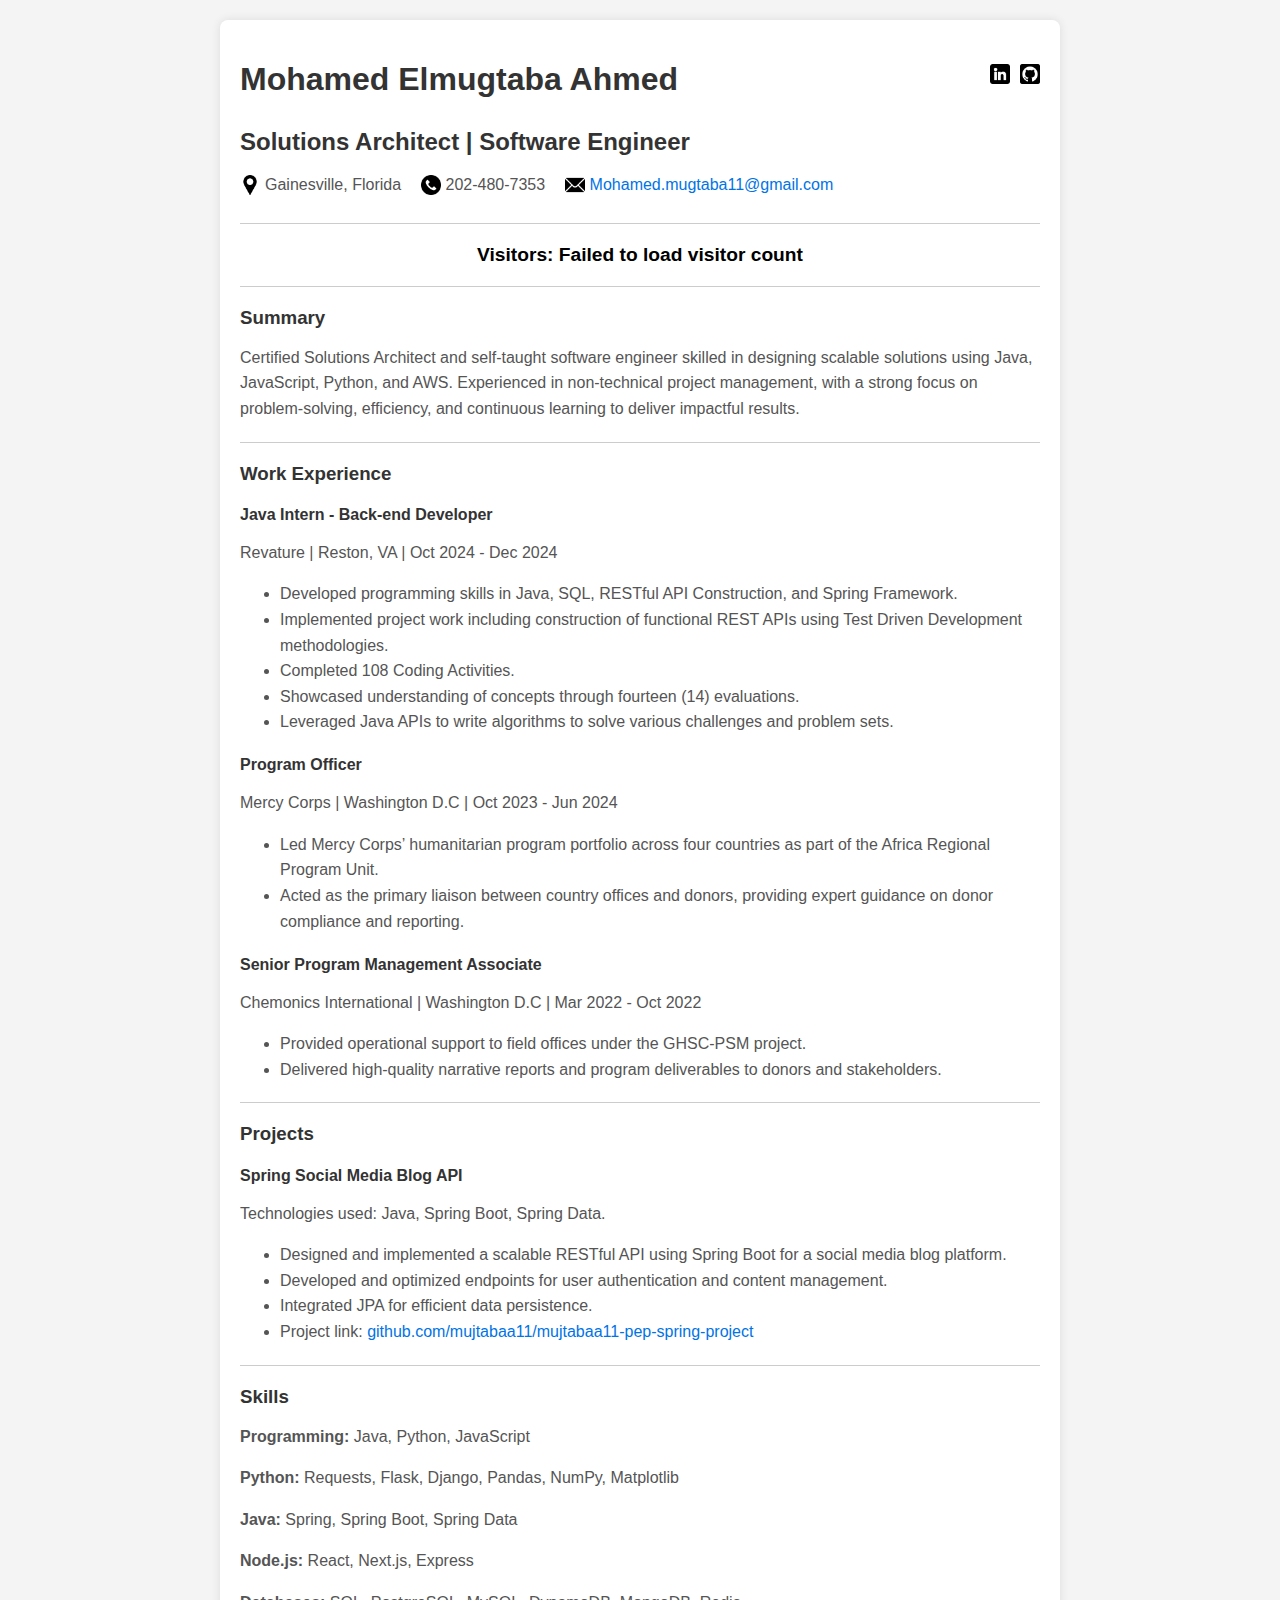
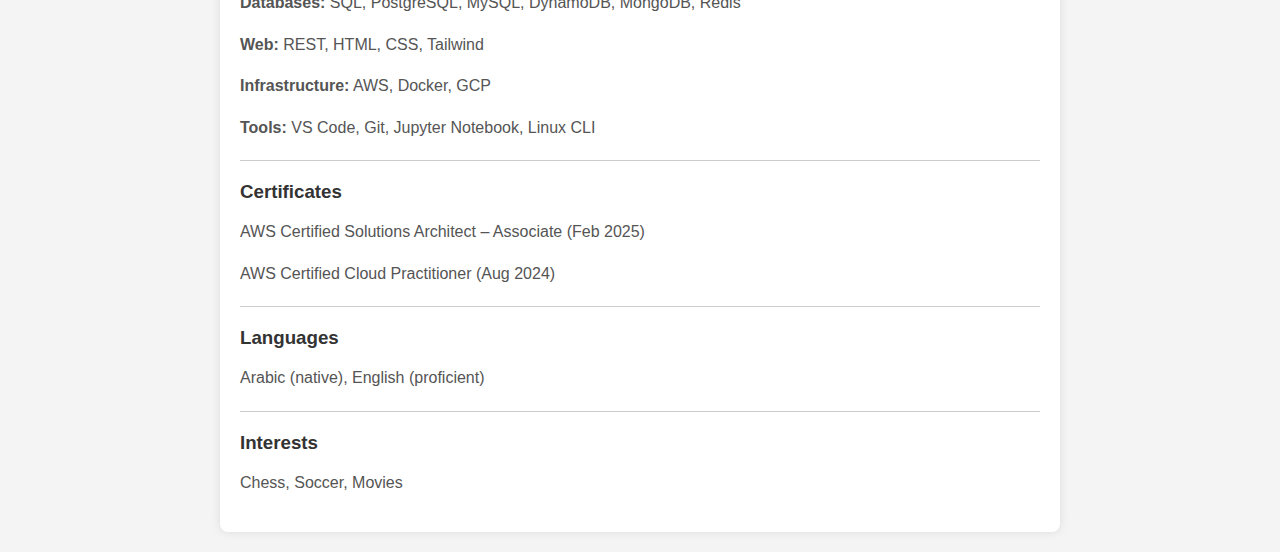
<file: index.html>
<!DOCTYPE html>
<html lang="en">
<head>
    <meta charset="UTF-8">
    <meta name="viewport" content="width=device-width, initial-scale=1.0">
    <title>Mohamed Elmugtaba - Resume</title>
    <link rel="stylesheet" href="styles.css">
</head>
<body>
    <div class="container">
        <header>
            <div class="header-left">
                <h1>Mohamed Elmugtaba Ahmed</h1>
            </div>
            <div class="header-right">
                <a href="https://linkedin.com/in/mmujtabaa"><img src="./Icons/linkedin.png" height="20px" width="20px" alt="LinkedIn"></a> 
                <a href="https://github.com/mujtabaa11"><img src="./Icons/github.png" height="20px" width="20px" alt="GitHub"></a>
            </div>
        </header>
        
        <h2>Solutions Architect | Software Engineer</h2>
        <p>
            <span class="icon-text"><img src="./Icons/pin.png" height="20px" width="20px" alt="Location" /> Gainesville, Florida</span>
            <span class="icon-text"><img src="./Icons/phone-call.png" height="20px" width="20px" alt="Phone" /> 202-480-7353</span>
            <span class="icon-text"><img src="./Icons/mail.png" height="20px" width="20px" alt="Email" /><a href="mailto:Mohamed.mugtaba11@gmail.com"> Mohamed.mugtaba11@gmail.com</a></span>
        </p>
        
        <hr>

        <div id="visitor-counter">Visitors: <span id="visitorCount"> </span></div>  <hr>

        <h3>Summary</h3>
        <p>Certified Solutions Architect and self-taught software engineer skilled in designing scalable solutions using Java, JavaScript, Python, and AWS. Experienced in non-technical project management, with a strong focus on problem-solving, efficiency, and continuous learning to deliver impactful results.</p>

        <hr>

        <h3>Work Experience</h3>

        <h4>Java Intern - Back-end Developer</h4>
        <p>Revature | Reston, VA | Oct 2024 - Dec 2024</p>
        <ul>
            <li>Developed programming skills in Java, SQL, RESTful API Construction, and Spring Framework.</li>
            <li>Implemented project work including construction of functional REST APIs using Test Driven Development methodologies.</li>
            <li>Completed 108 Coding Activities.</li>
            <li>Showcased understanding of concepts through fourteen (14) evaluations.</li>
            <li>Leveraged Java APIs to write algorithms to solve various challenges and problem sets.</li>
        </ul>

        <h4>Program Officer</h4>
        <p>Mercy Corps | Washington D.C | Oct 2023 - Jun 2024</p>
        <ul>
            <li>Led Mercy Corps’ humanitarian program portfolio across four countries as part of the Africa Regional Program Unit.</li>
            <li>Acted as the primary liaison between country offices and donors, providing expert guidance on donor compliance and reporting.</li>
        </ul>

        <h4>Senior Program Management Associate</h4>
        <p>Chemonics International | Washington D.C | Mar 2022 - Oct 2022</p>
        <ul>
            <li>Provided operational support to field offices under the GHSC-PSM project.</li>
            <li>Delivered high-quality narrative reports and program deliverables to donors and stakeholders.</li>
        </ul>

        <hr>

        <h3>Projects</h3>

        <h4>Spring Social Media Blog API</h4>
        <p>Technologies used: Java, Spring Boot, Spring Data.</p>
        <ul>
            <li>Designed and implemented a scalable RESTful API using Spring Boot for a social media blog platform.</li>
            <li>Developed and optimized endpoints for user authentication and content management.</li>
            <li>Integrated JPA for efficient data persistence.</li>
            <li>Project link: <a href="https://github.com/mujtabaa11/mujtabaa11-pep-spring-project">github.com/mujtabaa11/mujtabaa11-pep-spring-project</a></li>
        </ul>

        <hr>

        <h3>Skills</h3>
        <p><strong>Programming:</strong> Java, Python, JavaScript</p>
        <p><strong>Python:</strong> Requests, Flask, Django, Pandas, NumPy, Matplotlib</p>
        <p><strong>Java:</strong> Spring, Spring Boot, Spring Data</p>
        <p><strong>Node.js:</strong> React, Next.js, Express</p>
        <p><strong>Databases:</strong> SQL, PostgreSQL, MySQL, DynamoDB, MongoDB, Redis</p>
        <p><strong>Web:</strong> REST, HTML, CSS, Tailwind</p>
        <p><strong>Infrastructure:</strong> AWS, Docker, GCP</p>
        <p><strong>Tools:</strong> VS Code, Git, Jupyter Notebook, Linux CLI</p>

        <hr>

        <h3>Certificates</h3>
        <p>AWS Certified Solutions Architect – Associate (Feb 2025)</p>
        <p>AWS Certified Cloud Practitioner (Aug 2024)</p>

        <hr>

        <h3>Languages</h3>
        <p>Arabic (native), English (proficient)</p>

        <hr>

        <h3>Interests</h3>
        <p>Chess, Soccer, Movies</p>
    </div>
</body>
<script src="script.js"></script>
</html>
</file>
<file: styles.css>
body {
    font-family: Arial, sans-serif;
    margin: 0;
    padding: 0;
    background-color: #f4f4f4;
}

.container {
    max-width: 800px;
    margin: 20px auto;
    background: #fff;
    padding: 20px;
    border-radius: 8px;
    box-shadow: 0 0 10px rgba(0, 0, 0, 0.1);
}

/* Header styling */
header {
    display: flex;
    justify-content: space-between;
    align-items: center;
    margin-bottom: 20px;
}

.header-right {
    display: flex;
    gap: 10px;
}

.header-right a img {
    vertical-align: middle;
}

/* General text and headings */
h1, h2, h3, h4 {
    color: #333;
    margin-bottom: 10px;
}

p, li {
    color: #555;
    line-height: 1.6;
}

/* Hyperlinks */
a {
    color: #0073e6;
    text-decoration: none;
}

a:hover {
    text-decoration: underline;
}

/* Icon and text alignment */
.icon-text {
    display: inline-flex;
    align-items: center;
    gap: 5px;
    margin-right: 15px;
}

/* Horizontal rule styling */
hr {
    border: 0;
    height: 1px;
    background: #ccc;
    margin: 20px 0;
}
body {
    font-family: Arial, sans-serif;
    margin: 0;
    padding: 0;
    background-color: #f4f4f4;
}

.container {
    max-width: 800px;
    margin: 20px auto;
    background: #fff;
    padding: 20px;
    border-radius: 8px;
    box-shadow: 0 0 10px rgba(0, 0, 0, 0.1);
}

/* Header styling */
header {
    display: flex;
    justify-content: space-between;
    align-items: center;
    margin-bottom: 20px;
}

.header-right {
    display: flex;
    gap: 10px;
}

.header-right a img {
    vertical-align: middle;
}

/* General text and headings */
h1, h2, h3, h4 {
    color: #333;
    margin-bottom: 10px;
}

p, li {
    color: #555;
    line-height: 1.6;
}

/* Hyperlinks */
a {
    color: #0073e6;
    text-decoration: none;
}

a:hover {
    text-decoration: underline;
}

/* Icon and text alignment */
.icon-text {
    display: inline-flex;
    align-items: center;
    gap: 5px;
    margin-right: 15px;
}

/* Horizontal rule styling */
hr {
    border: 0;
    height: 1px;
    background: #ccc;
    margin: 20px 0;
}

/* Visitor Counter Styling */
#visitor-counter {
    text-align: center; /* Center the counter */
    font-size: 1.2em; /* Slightly larger font */
    margin-bottom: 20px; /* Space below the counter */
    color: #000000; /* Example color (you can change this) */
    font-weight: bold; /* Make it bold */
}
</file>
